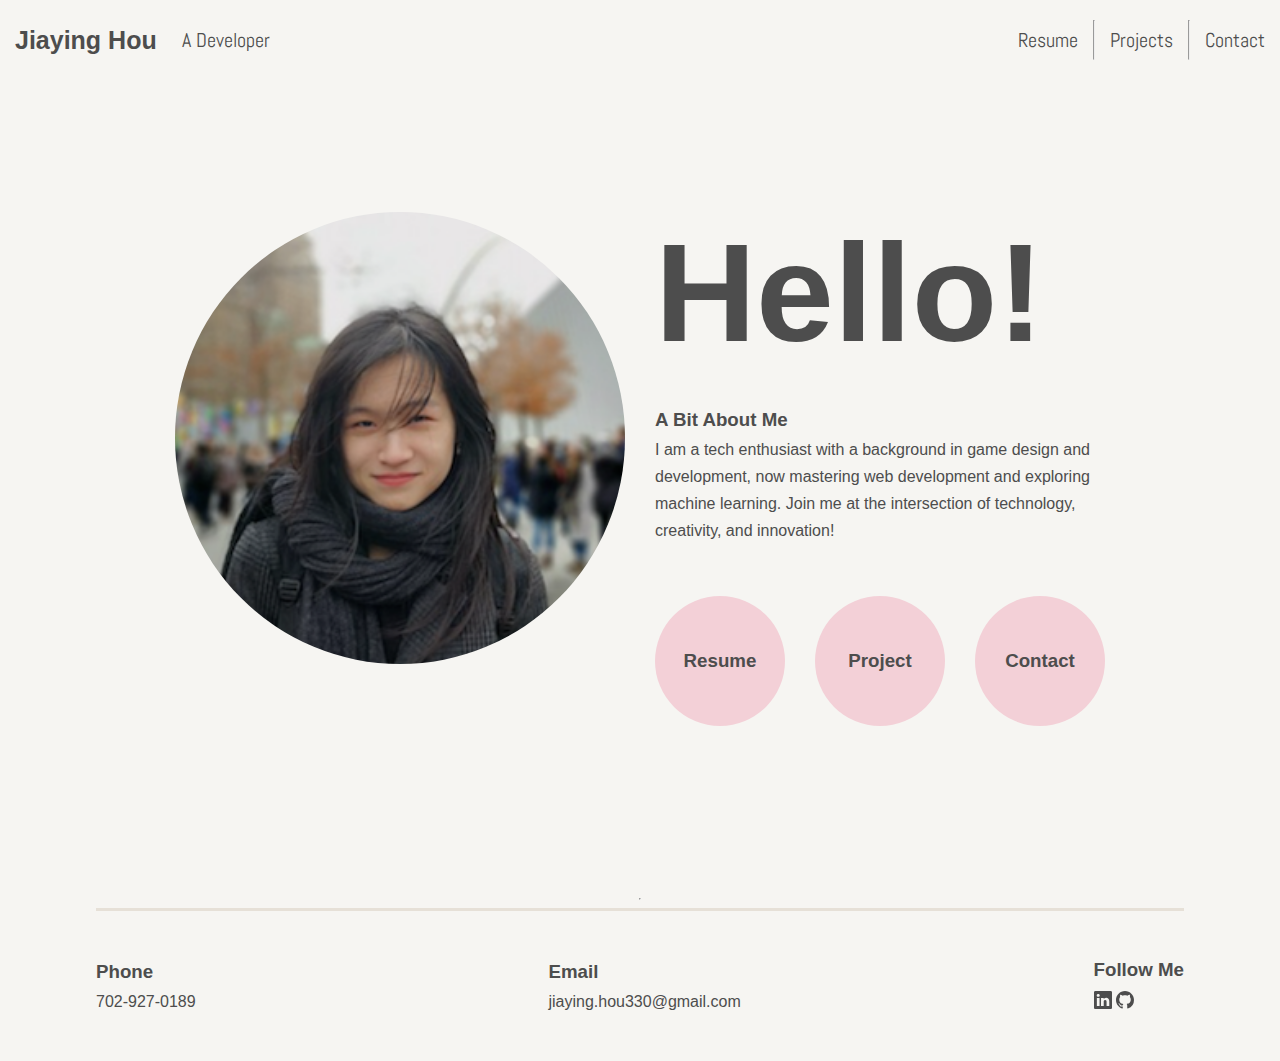
<file: index.html>
<!DOCTYPE html>
<html lang="en">
<head>
    <meta charset="UTF-8">
    <meta name="viewport" content="width=device-width, initial-scale=1.0">
    <link rel="preconnect" href="https://fonts.googleapis.com">
    <link rel="preconnect" href="https://fonts.gstatic.com" crossorigin>
    <link href="https://fonts.googleapis.com/css2?family=Abel&display=swap" rel="stylesheet">
    <link rel="stylesheet" href="./public/styles/index.css">
    <link rel="stylesheet" href="./public/styles/home.css">
    <title>Jiaying's Website</title>
</head>
<body>
    <header class="navbar">
        <div class="flex-container">
            <div class="nav-left">
                <a href="index.html">
                   <div class="nav-item name">
                        Jiaying Hou
                    </div> 
                </a>
                <div class="nav-item not">
                    A Developer
                </div>
            </div>
            <div class="nav-right">
                <a href="public/pages/resume.html">
                    <div class="about nav-item">
                        Resume
                    </div>
                </a>
                <hr>
                <a>
                    <div class="projects nav-item">
                    Projects
                    </div>
                </a>
                <hr>
                <a>
                    <div class="contact nav-item">
                        Contact
                    </div> 
                </a>
            </div>
        </div>
    </header>

    <section class="home">
        <div class="flex-container">
            <div class="grid-container">
                <div class="profile-image">
                   <img class="profile-image" src="public/images/picture.png"> 
                </div>
                <div class="greeting">
                    <h1>
                        Hello!
                    </h1>
                </div>
                <div class="intro">
                    <h3>
                        A Bit About Me
                    </h3>
                    <p>
                        I am a tech enthusiast with a background in game design and 
                        development, now mastering web development and exploring 
                        machine learning. Join me at the intersection of technology, 
                        creativity, and innovation!
                    </p>
                </div>
                <div class="nav-buttons">
                    <div class="resume">
                        <h3>Resume</h3>
                    </div>
                    <div class="project">
                        <h3>Project</h3>
                    </div>
                    <div class="contact">
                        <h3>Contact</h3>
                    </div>
                </div>
                
            </div>
        </div>
    </section>

    <footer>
        <div class="footer">
            <hr>
            <div class="flex-container">
                <div class="phone">
                    <h3>
                        Phone
                    </h3>
                    <p>
                        702-927-0189
                    </p>
                </div>
                <div class="email">
                    <h3>
                        Email
                    </h3>
                    <p>
                        jiaying.hou330@gmail.com
                    </p>
                </div>

                <div class="social">
                    <h3>
                        Follow Me
                    </h3>
                    <a href="https://www.linkedin.com/in/jiaying-hou-494542195/">
                        <svg xmlns="http://www.w3.org/2000/svg" width="18" height="18" fill="currentColor" class="bi bi-linkedin" viewBox="0 0 16 16">
                            <path d="M0 1.146C0 .513.526 0 1.175 0h13.65C15.474 0 16 .513 16 1.146v13.708c0 .633-.526 1.146-1.175 1.146H1.175C.526 16 0 15.487 0 14.854zm4.943 12.248V6.169H2.542v7.225zm-1.2-8.212c.837 0 1.358-.554 1.358-1.248-.015-.709-.52-1.248-1.342-1.248S2.4 3.226 2.4 3.934c0 .694.521 1.248 1.327 1.248zm4.908 8.212V9.359c0-.216.016-.432.08-.586.173-.431.568-.878 1.232-.878.869 0 1.216.662 1.216 1.634v3.865h2.401V9.25c0-2.22-1.184-3.252-2.764-3.252-1.274 0-1.845.7-2.165 1.193v.025h-.016l.016-.025V6.169h-2.4c.03.678 0 7.225 0 7.225z"/>
                          </svg>
                    </a>
                    <a href="https://github.com/Jiaying330">
                        <svg xmlns="http://www.w3.org/2000/svg" width="18" height="18" fill="currentColor" class="bi bi-github" viewBox="0 0 16 16">
                            <path d="M8 0C3.58 0 0 3.58 0 8c0 3.54 2.29 6.53 5.47 7.59.4.07.55-.17.55-.38 0-.19-.01-.82-.01-1.49-2.01.37-2.53-.49-2.69-.94-.09-.23-.48-.94-.82-1.13-.28-.15-.68-.52-.01-.53.63-.01 1.08.58 1.23.82.72 1.21 1.87.87 2.33.66.07-.52.28-.87.51-1.07-1.78-.2-3.64-.89-3.64-3.95 0-.87.31-1.59.82-2.15-.08-.2-.36-1.02.08-2.12 0 0 .67-.21 2.2.82.64-.18 1.32-.27 2-.27s1.36.09 2 .27c1.53-1.04 2.2-.82 2.2-.82.44 1.1.16 1.92.08 2.12.51.56.82 1.27.82 2.15 0 3.07-1.87 3.75-3.65 3.95.29.25.54.73.54 1.48 0 1.07-.01 1.93-.01 2.2 0 .21.15.46.55.38A8.01 8.01 0 0 0 16 8c0-4.42-3.58-8-8-8"/>
                        </svg>
                    </a>
                </div>
            </div>
        </div>
    </footer>
</body>
</html>
</file>
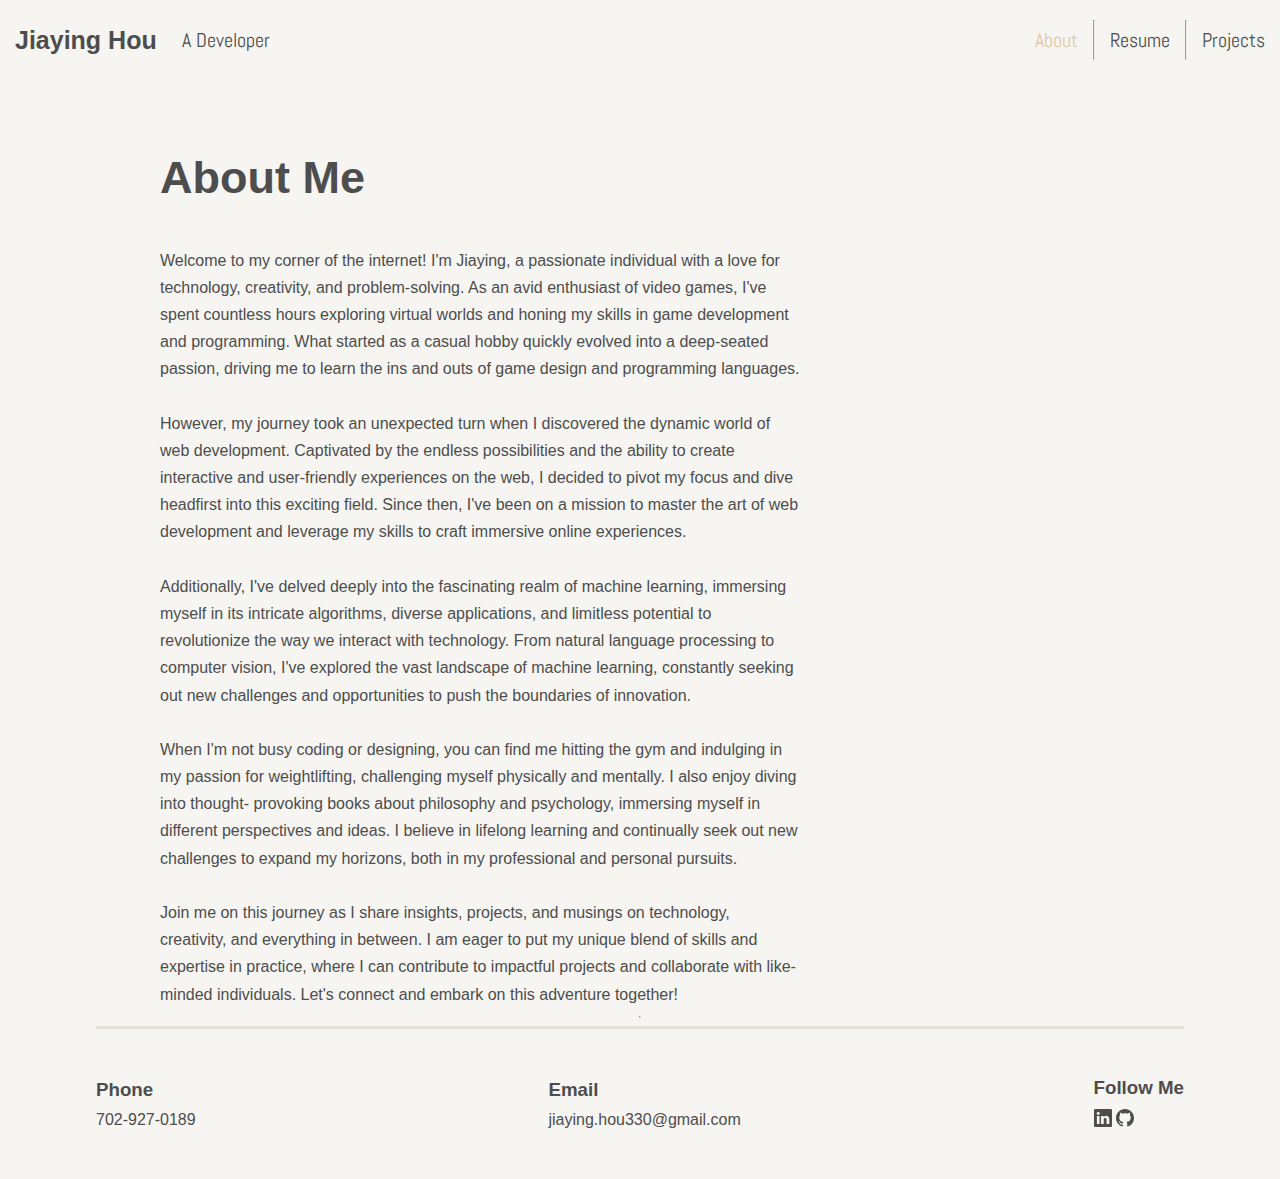
<file: public/pages/about.html>
<!DOCTYPE html>
<html lang="en">
<head>
    <meta charset="UTF-8">
    <meta name="viewport" content="width=device-width, initial-scale=1.0">
    <link rel="preconnect" href="https://fonts.gstatic.com" crossorigin>
    <link href="https://fonts.googleapis.com/css2?family=Abel&display=swap" rel="stylesheet">
    <link rel="stylesheet" href="../styles/index.css">  
    <link rel="stylesheet" href="../styles/about.css">      
    <title>Jiaying's Website</title>
</head>
<body>
    <header class="navbar">
        <div class="flex-container">
            <div class="nav-left">
                <a href="../../index.html">
                   <div class="nav-item name">
                        Jiaying Hou
                    </div> 
                </a>
                <div class="nav-item not">
                    A Developer
                </div>
            </div>
            <div class="nav-right">
                <a>
                    <div class="nav-item active">
                        About
                    </div> 
                </a>
                <hr>
                <a href="./resume.html">
                    <div class="nav-item">
                        Resume
                    </div>
                </a>
                <hr>
                <a href="./projects.html">
                    <div class="nav-item">
                    Projects
                    </div>
                </a>
            </div>
        </div>
    </header>

    <section>
        <div class="about container">
            <div class= "about grid-container">
                <div>
                    <h1 class="about">
                        About Me
                    </h1>
                    <p>
                        Welcome to my corner of the internet! I'm Jiaying, a passionate individual with 
                        a love for technology, creativity, and problem-solving. As an avid enthusiast of video 
                        games, I've spent countless hours exploring virtual worlds and honing my skills in 
                        game development and programming. What started as a casual hobby quickly evolved into a 
                        deep-seated passion, driving me to learn the ins and outs of game design and programming 
                        languages.

                        <br><br>

                        However, my journey took an unexpected turn when I discovered the dynamic world of web 
                        development. Captivated by the endless possibilities and the ability to create interactive 
                        and user-friendly experiences on the web, I decided to pivot my focus and dive headfirst into 
                        this exciting field. Since then, I've been on a mission to master the art of web development 
                        and leverage my skills to craft immersive online experiences.
                        <br><br>
                        Additionally, I've delved deeply into the fascinating realm of machine learning, immersing 
                        myself in its intricate algorithms, diverse applications, and limitless potential to 
                        revolutionize the way we interact with technology. From natural language processing to computer 
                        vision, I've explored the vast landscape of machine learning, constantly seeking out new 
                        challenges and opportunities to push the boundaries of innovation.
                        <br><br>
                        When I'm not busy coding or designing, you can find me hitting the gym and indulging in my passion 
                        for weightlifting, challenging myself physically and mentally. I also enjoy diving into thought-
                        provoking books about philosophy and psychology, immersing myself in different perspectives and ideas. 
                        I believe in lifelong learning and continually seek out new challenges to expand my horizons, both in 
                        my professional and personal pursuits.
                        <br><br>
                        Join me on this journey as I share insights, projects, and musings on technology, creativity, 
                        and everything in between. I am eager to put my unique blend of skills and expertise in practice, 
                        where I can contribute to impactful projects and collaborate with like-minded individuals.
                        Let's connect and embark on this adventure together!
                    </p>
                </div>
                <div>

                </div>
            </div>
        </div>
    </section>

    <footer>
        <div class="footer">
            <hr>
            <div class="flex-container">
                <div class="phone">
                    <h3>
                        Phone
                    </h3>
                    <p>
                        702-927-0189
                    </p>
                </div>
                <div class="email">
                    <h3>
                        Email
                    </h3>
                    <p>
                        jiaying.hou330@gmail.com
                    </p>
                </div>

                <div class="social">
                    <h3>
                        Follow Me
                    </h3>
                    <a href="https://www.linkedin.com/in/jiaying-hou-494542195/">
                        <svg xmlns="http://www.w3.org/2000/svg" width="18" height="18" fill="currentColor" class="bi bi-linkedin" viewBox="0 0 16 16">
                            <path d="M0 1.146C0 .513.526 0 1.175 0h13.65C15.474 0 16 .513 16 1.146v13.708c0 .633-.526 1.146-1.175 1.146H1.175C.526 16 0 15.487 0 14.854zm4.943 12.248V6.169H2.542v7.225zm-1.2-8.212c.837 0 1.358-.554 1.358-1.248-.015-.709-.52-1.248-1.342-1.248S2.4 3.226 2.4 3.934c0 .694.521 1.248 1.327 1.248zm4.908 8.212V9.359c0-.216.016-.432.08-.586.173-.431.568-.878 1.232-.878.869 0 1.216.662 1.216 1.634v3.865h2.401V9.25c0-2.22-1.184-3.252-2.764-3.252-1.274 0-1.845.7-2.165 1.193v.025h-.016l.016-.025V6.169h-2.4c.03.678 0 7.225 0 7.225z"/>
                          </svg>
                    </a>
                    <a href="https://github.com/Jiaying330">
                        <svg xmlns="http://www.w3.org/2000/svg" width="18" height="18" fill="currentColor" class="bi bi-github" viewBox="0 0 16 16">
                            <path d="M8 0C3.58 0 0 3.58 0 8c0 3.54 2.29 6.53 5.47 7.59.4.07.55-.17.55-.38 0-.19-.01-.82-.01-1.49-2.01.37-2.53-.49-2.69-.94-.09-.23-.48-.94-.82-1.13-.28-.15-.68-.52-.01-.53.63-.01 1.08.58 1.23.82.72 1.21 1.87.87 2.33.66.07-.52.28-.87.51-1.07-1.78-.2-3.64-.89-3.64-3.95 0-.87.31-1.59.82-2.15-.08-.2-.36-1.02.08-2.12 0 0 .67-.21 2.2.82.64-.18 1.32-.27 2-.27s1.36.09 2 .27c1.53-1.04 2.2-.82 2.2-.82.44 1.1.16 1.92.08 2.12.51.56.82 1.27.82 2.15 0 3.07-1.87 3.75-3.65 3.95.29.25.54.73.54 1.48 0 1.07-.01 1.93-.01 2.2 0 .21.15.46.55.38A8.01 8.01 0 0 0 16 8c0-4.42-3.58-8-8-8"/>
                        </svg>
                    </a>
                </div>
            </div>
        </div>
    </footer>
</body>
</html>
</file>
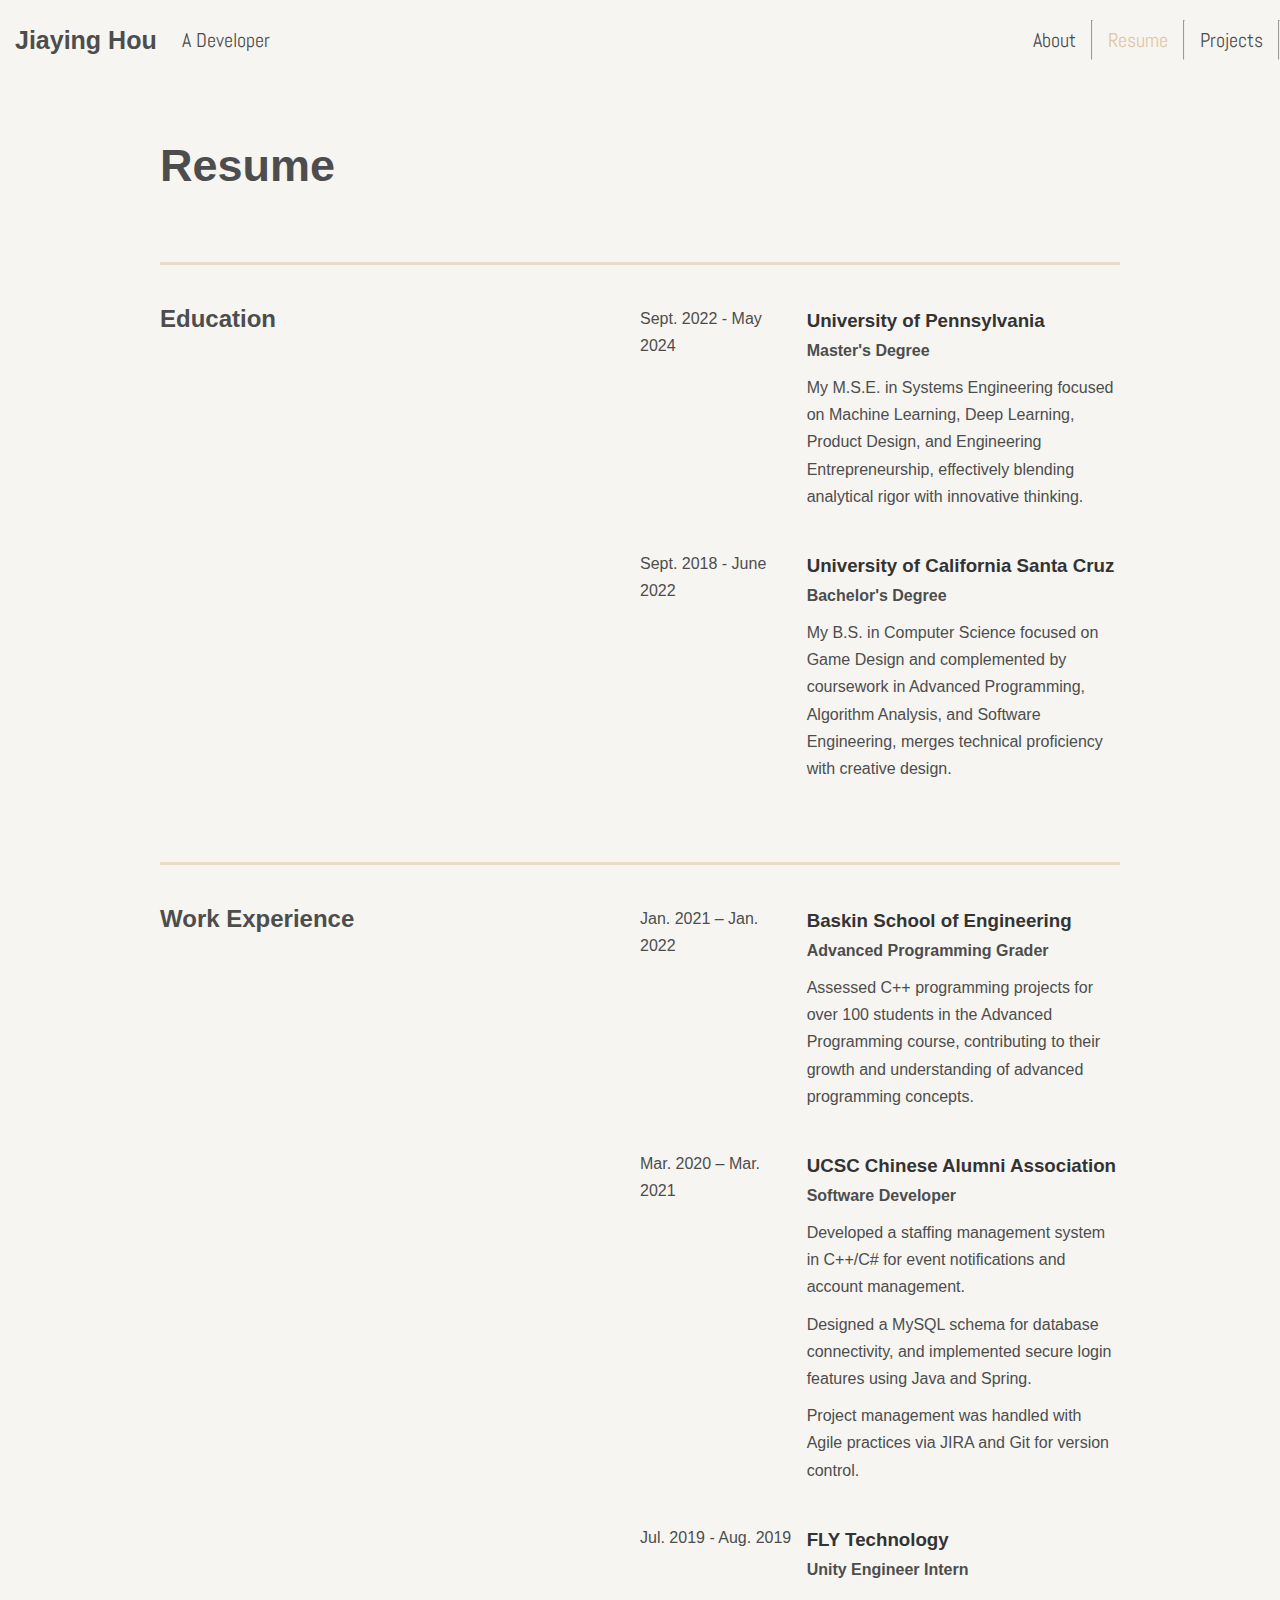
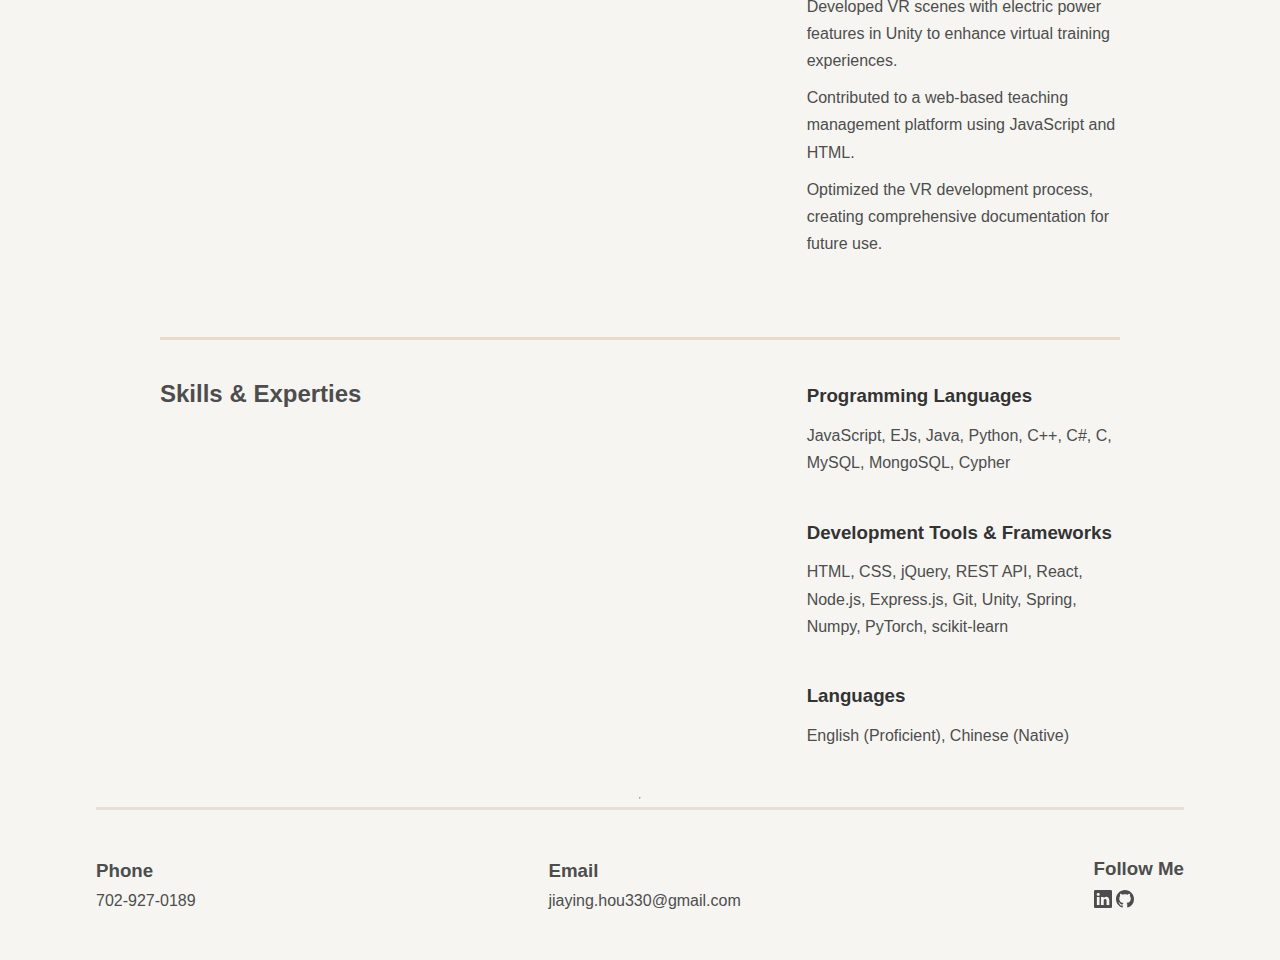
<file: public/pages/resume.html>
<!DOCTYPE html>
<html lang="en">
<head>
    <meta charset="UTF-8">
    <meta name="viewport" content="width=device-width, initial-scale=1.0">
    <link rel="preconnect" href="https://fonts.gstatic.com" crossorigin>
    <link href="https://fonts.googleapis.com/css2?family=Abel&display=swap" rel="stylesheet">
    <link rel="stylesheet" href="../styles/index.css">  
    <link rel="stylesheet" href="../styles/resume.css">      
    <title>Jiaying's Website</title>
</head>
<body>
    <header class="navbar">
        <div class="flex-container">
            <div class="nav-left">
                <a href="../../index.html">
                   <div class="nav-item name">
                        Jiaying Hou
                    </div> 
                </a>
                <div class="nav-item not">
                    A Developer
                </div>
            </div>
            <div class="nav-right">
                <div class="nav-right">
                    <a href="./about.html">
                        <div class="nav-item">
                            About
                        </div> 
                    </a>
                    <hr>
                <a>
                    <div class="nav-item active">
                        Resume
                    </div>
                </a>
                <hr>
                <a href="./projects.html">
                    <div class="nav-item">
                    Projects
                    </div>
                </a>
                <hr>
            </div>
        </div>
    </header>

    <section class="resume">
        <div class="container">
            <div class="resume flex-container">
                <div>
                    <h1 class="resume">
                        Resume
                    </h1>
                </div>
                <div class="education resume grid-container">
                    <div class="education grid-left">
                        <h2>
                            Education
                        </h2>
                    </div>
                    <div class="education resume grid-right">
                        <div class="education grid-cell">
                            <div>
                                Sept. 2022 - May 2024
                            </div>
                            <div>
                                <h3>
                                    University of Pennsylvania
                                </h3>
                                <h4>
                                    Master's Degree
                                </h4>
                                <p>
                                    My M.S.E. in Systems Engineering focused on Machine Learning, Deep Learning, 
                                    Product Design, and Engineering Entrepreneurship, effectively blending 
                                    analytical rigor with innovative thinking.
                                </p>
                            </div>
                        </div>
                        <div class="education grid-cell">
                            <div>
                                Sept. 2018 - June 2022
                            </div>
                            <div>
                                <h3>
                                    University of California Santa Cruz
                                </h3>
                                <h4>
                                    Bachelor's Degree
                                </h4>
                                <p>
                                    My B.S. in Computer Science focused on Game Design and complemented by 
                                    coursework in Advanced Programming, Algorithm Analysis, and Software Engineering,
                                    merges technical proficiency with creative design.
                                </p>
                            </div>
                        </div>
                    </div>
                </div>

                <div class="work-experience resume grid-container">
                    <div class="work-experience grid-left">
                        <h2>
                            Work Experience
                        </h2>
                    </div>
                    <div class="work-experience resume grid-right">
                        <div class="work-experience grid-cell">
                            <div>
                                Jan. 2021 – Jan. 2022
                            </div>
                            <div>
                                <h3>
                                    Baskin School of Engineering
                                </h3>
                                <h4>
                                    Advanced Programming Grader
                                </h4>
                                <p>
                                    Assessed C++ programming projects for over 100 students in the Advanced 
                                    Programming course, contributing to their growth and understanding of 
                                    advanced programming concepts.
                                </p>
                            </div>
                        </div>
                        <div class="work-experience grid-cell">
                            <div>
                                Mar. 2020 – Mar. 2021
                            </div>
                            <div>
                                <h3>
                                    UCSC Chinese Alumni Association
                                </h3>
                                <h4>
                                    Software Developer
                                </h4>
                                <p>
                                    Developed a staffing management system in C++/C# for event notifications and 
                                    account management. 
                                </p>
                                <p>
                                    Designed a MySQL schema for database connectivity, and 
                                    implemented secure login features using Java and Spring.
                                </p>
                                <p>
                                    Project management was handled with Agile practices via 
                                    JIRA and Git for version control.
                                </p>
                            </div>
                        </div>
                        <div class="work-experience grid-cell">
                            <div>
                                Jul. 2019 - Aug. 2019
                            </div>
                            <div>
                                <h3>
                                    FLY Technology
                                </h3>
                                <h4>
                                    Unity Engineer Intern
                                </h4>
                                <p>
                                    Developed VR scenes with electric power features in Unity to enhance virtual 
                                    training experiences.
                                </p>
                                <p>
                                    Contributed to a web-based teaching management platform 
                                    using JavaScript and HTML.
                                </p>
                                <p>
                                    Optimized the VR development process, creating 
                                    comprehensive documentation for future use.
                                </p>
                            </div>
                        </div>
                    </div>
                </div>

                <div class="skills resume grid-container">
                    <div class="skills grid-left">
                        <h2>
                            Skills & Experties
                        </h2>
                    </div>
                    <div class="skills resume grid-right">
                        <div class="skills grid-cell">
                            <div>
                            </div>
                            <div>
                                <h3>
                                    Programming Languages
                                </h3>
                                <p>
                                    JavaScript, EJs, Java, Python, C++, C#, C, MySQL, MongoSQL, Cypher
                                </p>
                            </div>
                        </div>

                        <div class="skills grid-cell">
                            <div>
                            </div>
                            <div>
                                <h3>
                                    Development Tools & Frameworks
                                </h3>
                                <p>
                                    HTML, CSS, jQuery, REST API, React, Node.js, Express.js, Git, Unity, Spring, Numpy, PyTorch, scikit-learn
                                </p>
                            </div>
                        </div>

                        <div class="skills grid-cell">
                            <div>
                            </div>
                            <div>
                                <h3>
                                    Languages
                                </h3>
                                <p>
                                    English (Proficient), Chinese (Native)
                                </p>
                            </div>
                        </div>

                    </div>
                </div>

            </div>
        </div>

    </section>

    <footer>
        <div class="footer">
            <hr>
            <div class="flex-container">
                <div class="phone">
                    <h3>
                        Phone
                    </h3>
                    <p>
                        702-927-0189
                    </p>
                </div>
                <div class="email">
                    <h3>
                        Email
                    </h3>
                    <p>
                        jiaying.hou330@gmail.com
                    </p>
                </div>

                <div class="social">
                    <h3>
                        Follow Me
                    </h3>
                    <a href="https://www.linkedin.com/in/jiaying-hou-494542195/">
                        <svg xmlns="http://www.w3.org/2000/svg" width="18" height="18" fill="currentColor" class="bi bi-linkedin" viewBox="0 0 16 16">
                            <path d="M0 1.146C0 .513.526 0 1.175 0h13.65C15.474 0 16 .513 16 1.146v13.708c0 .633-.526 1.146-1.175 1.146H1.175C.526 16 0 15.487 0 14.854zm4.943 12.248V6.169H2.542v7.225zm-1.2-8.212c.837 0 1.358-.554 1.358-1.248-.015-.709-.52-1.248-1.342-1.248S2.4 3.226 2.4 3.934c0 .694.521 1.248 1.327 1.248zm4.908 8.212V9.359c0-.216.016-.432.08-.586.173-.431.568-.878 1.232-.878.869 0 1.216.662 1.216 1.634v3.865h2.401V9.25c0-2.22-1.184-3.252-2.764-3.252-1.274 0-1.845.7-2.165 1.193v.025h-.016l.016-.025V6.169h-2.4c.03.678 0 7.225 0 7.225z"/>
                          </svg>
                    </a>
                    <a href="https://github.com/Jiaying330">
                        <svg xmlns="http://www.w3.org/2000/svg" width="18" height="18" fill="currentColor" class="bi bi-github" viewBox="0 0 16 16">
                            <path d="M8 0C3.58 0 0 3.58 0 8c0 3.54 2.29 6.53 5.47 7.59.4.07.55-.17.55-.38 0-.19-.01-.82-.01-1.49-2.01.37-2.53-.49-2.69-.94-.09-.23-.48-.94-.82-1.13-.28-.15-.68-.52-.01-.53.63-.01 1.08.58 1.23.82.72 1.21 1.87.87 2.33.66.07-.52.28-.87.51-1.07-1.78-.2-3.64-.89-3.64-3.95 0-.87.31-1.59.82-2.15-.08-.2-.36-1.02.08-2.12 0 0 .67-.21 2.2.82.64-.18 1.32-.27 2-.27s1.36.09 2 .27c1.53-1.04 2.2-.82 2.2-.82.44 1.1.16 1.92.08 2.12.51.56.82 1.27.82 2.15 0 3.07-1.87 3.75-3.65 3.95.29.25.54.73.54 1.48 0 1.07-.01 1.93-.01 2.2 0 .21.15.46.55.38A8.01 8.01 0 0 0 16 8c0-4.42-3.58-8-8-8"/>
                        </svg>
                    </a>
                </div>
            </div>
        </div>
    </footer>
</body>
</html>
</file>
<file: public/styles/index.css>
body {
    font-family:'Trebuchet MS', 'Lucida Sans Unicode', 'Lucida Grande', 'Lucida Sans', Arial, sans-serif;
    margin: 0;
    background-color: #F6F5F2;
    letter-spacing: 1.5;
    color:rgb(77, 77, 77);
}
a {
    text-decoration: none;
    color: inherit
}
.navbar > .flex-container {
    height: 80px;
    display: flex;
    justify-content: space-between; 
    align-items: center;
}
.nav-left {
    display: flex;
    justify-content: left;
}
.nav-right {
    display: flex;
    justify-content: right;
}
.nav-item {
    padding: 15px;
    display: flex;
    justify-content: center;
    align-items: center;
    font-size: 20px;
    font-family: "Abel", sans-serif;
}
.name.nav-item {
    padding-right: 10px;
    font-family: sans-serif;
    font-size: 25px;
    font-weight: bold;
}

.nav-item:hover:not(.not){
    color: #dfc7a4;
}

.active {
    color: #dfc7a4;
}

h1, h2, h3, p, h4{
    margin: 0px;
}

.footer {
    display: flex;
    flex-direction: column;
    align-items: center;
}
footer .flex-container {
    display: flex;
    flex-direction: row;
    justify-content: space-between;
    align-items: center;
    width: 85%;
    height: 150px;
    border-top: solid #e6e0d7;
}
footer .flex-container div h3 {
    margin-bottom: 10px;
}
</file>
<file: public/styles/home.css>
.profile-image {
    border-radius: 50%;
    width: 450px;
}

.home > .flex-container {
    display: flex;
    justify-content: center; 
    align-items: center;
    height: 90vh;
}

.home > .flex-container > .grid-container {
    display: grid;
    grid-template-columns: repeat(2, 1fr);
    grid-template-rows: repeat(3, 1fr);
    gap: 30px;
}

div.profile-image {
    grid-row-start: 1;
    grid-row-end: 4;
    grid-column-start: 1;
    grid-column-end: 2;
} 

.home > .flex-container .greeting {
    display: flex;
    flex-direction: column;
    justify-content: flex-end;

    font-size: 70px;
    grid-row-start: 1;
    grid-row-end: 2;
    grid-column-start: 2;
    grid-column-end: 3;
} 
.intro {
    width: 450px;
    line-height: 1.7;
}

.home > .flex-container .nav-buttons {
    display: flex;
    flex-direction: row;
    justify-content: space-between;
}
.home > .flex-container > .grid-container .nav-buttons div{
    display: flex;
    /* flex-direction: row; */
    justify-content: center;
    align-items: center;
    height: 130px;
    width: 130px;
    border-radius: 50%;
    background-color: #F3D0D7;
}

.home > .flex-container > .grid-container .nav-buttons div:hover {
    background-color: #f3dce0;
}
</file>
<file: public/styles/about.css>
.about.container {
    display: flex;
    height: auto;
    justify-content: center;
    align-items: center;
}

h1.about {
    font-size: 45px;
    margin-top: 60px;
    margin-bottom: 30px;
}

.about.grid-container {
    display: grid;
    width: 75%;
    grid-template-columns: 2fr 1fr;
    grid-template-rows: 1fr;
    line-height: 1.7;
    letter-spacing: 1.2;
}
</file>
<file: public/styles/resume.css>
.resume > .container {
    display: flex;
    height: auto;
    justify-content: center;
    align-items: center;
}

h1.resume {
    font-size: 45px;
    margin-top: 60px;
    margin-bottom: 30px;
}
.grid-cell {
    line-height: 1.7;
    letter-spacing: 1.2;
}

.resume.flex-container {
    display: flex;
    flex-direction: column;
    width: 75%;
    justify-content: center;
    gap: 40px;
}
.resume.grid-container {
    display: grid;
    grid-template-rows: 1fr;
    grid-template-columns: 1fr 1fr;
    padding-bottom:40px;
    padding-top:40px;
    border-top: solid #EADBC8;
}
.resume.grid-right {
    display: flex;
    flex-direction: column;
    gap: 40px;
}
.resume.grid-right > .grid-cell {
    display: grid;
    width: 100%;
    grid-template-columns: 1fr 2fr;
    gap: 10px;
}
.grid-cell div h3 {
    color: rgb(51, 51, 51);
}
.grid-cell div p {
    margin-top: 10px;
}
</file>
